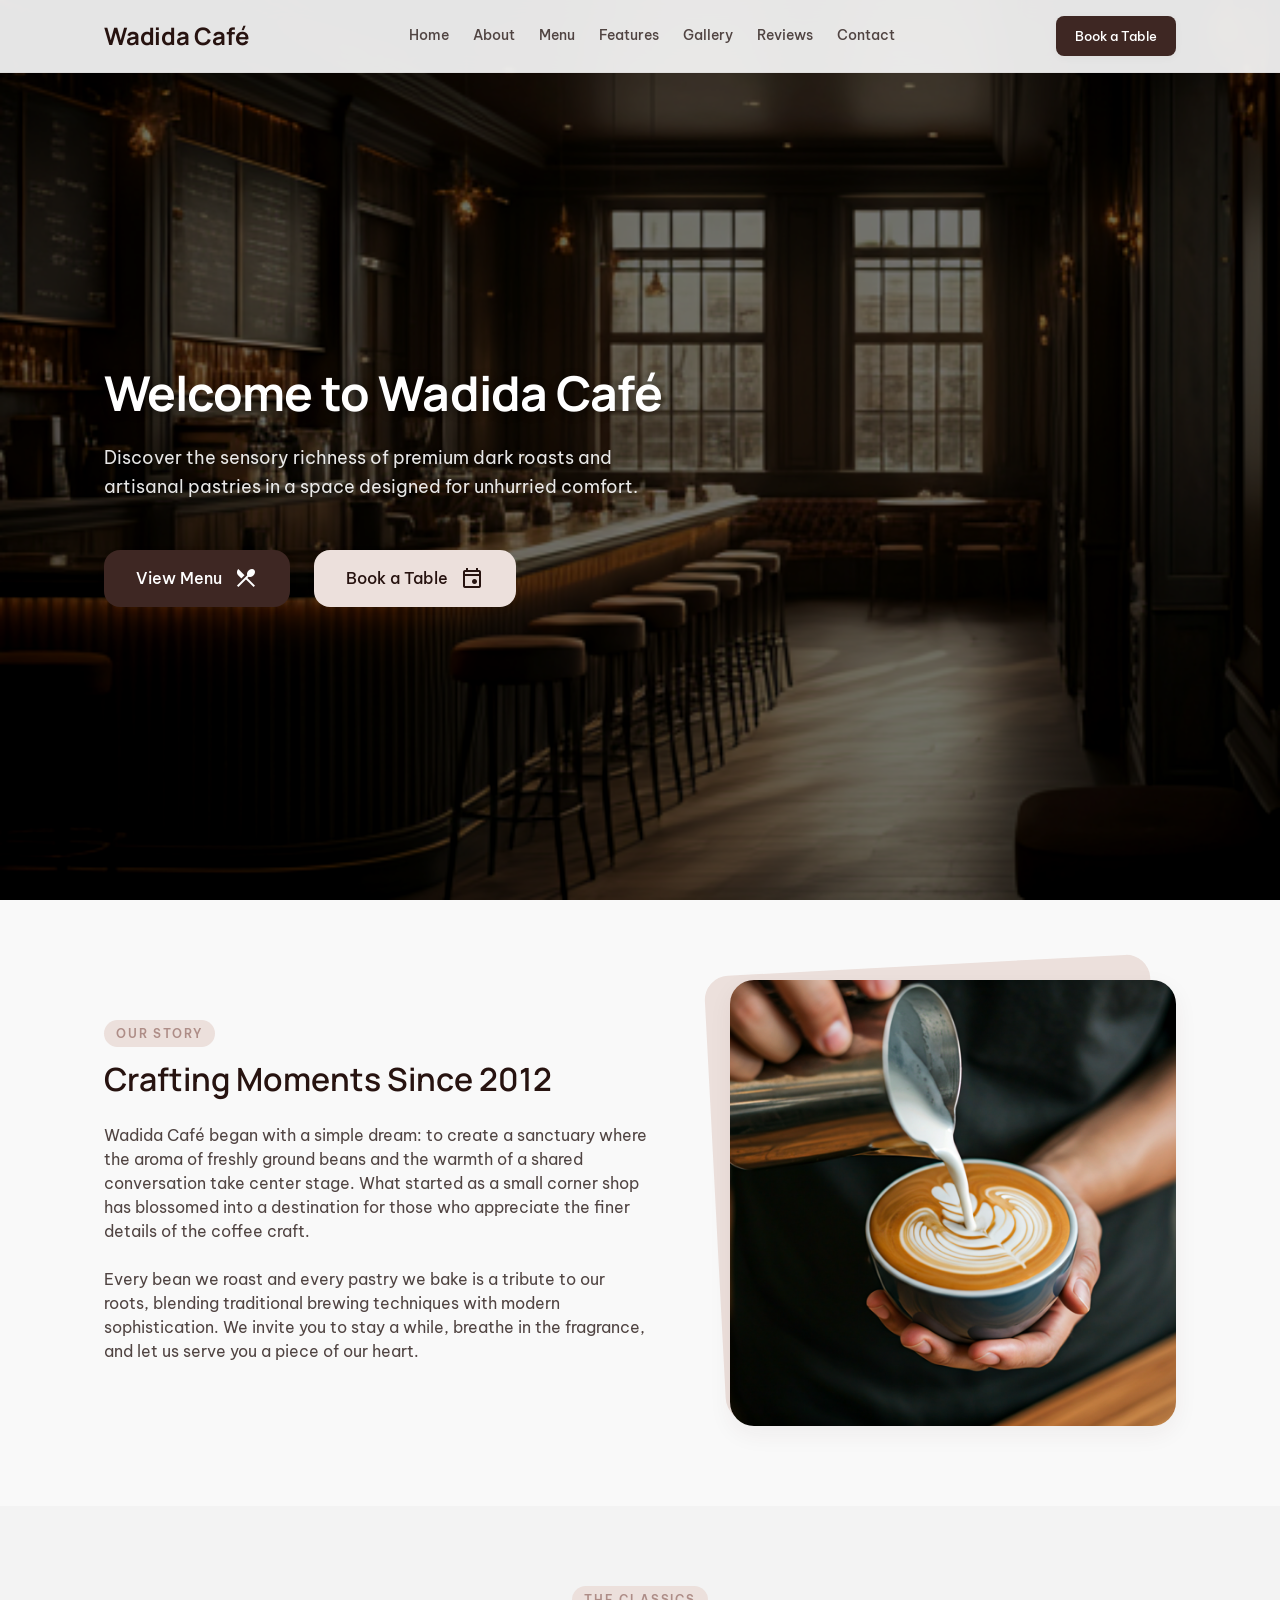
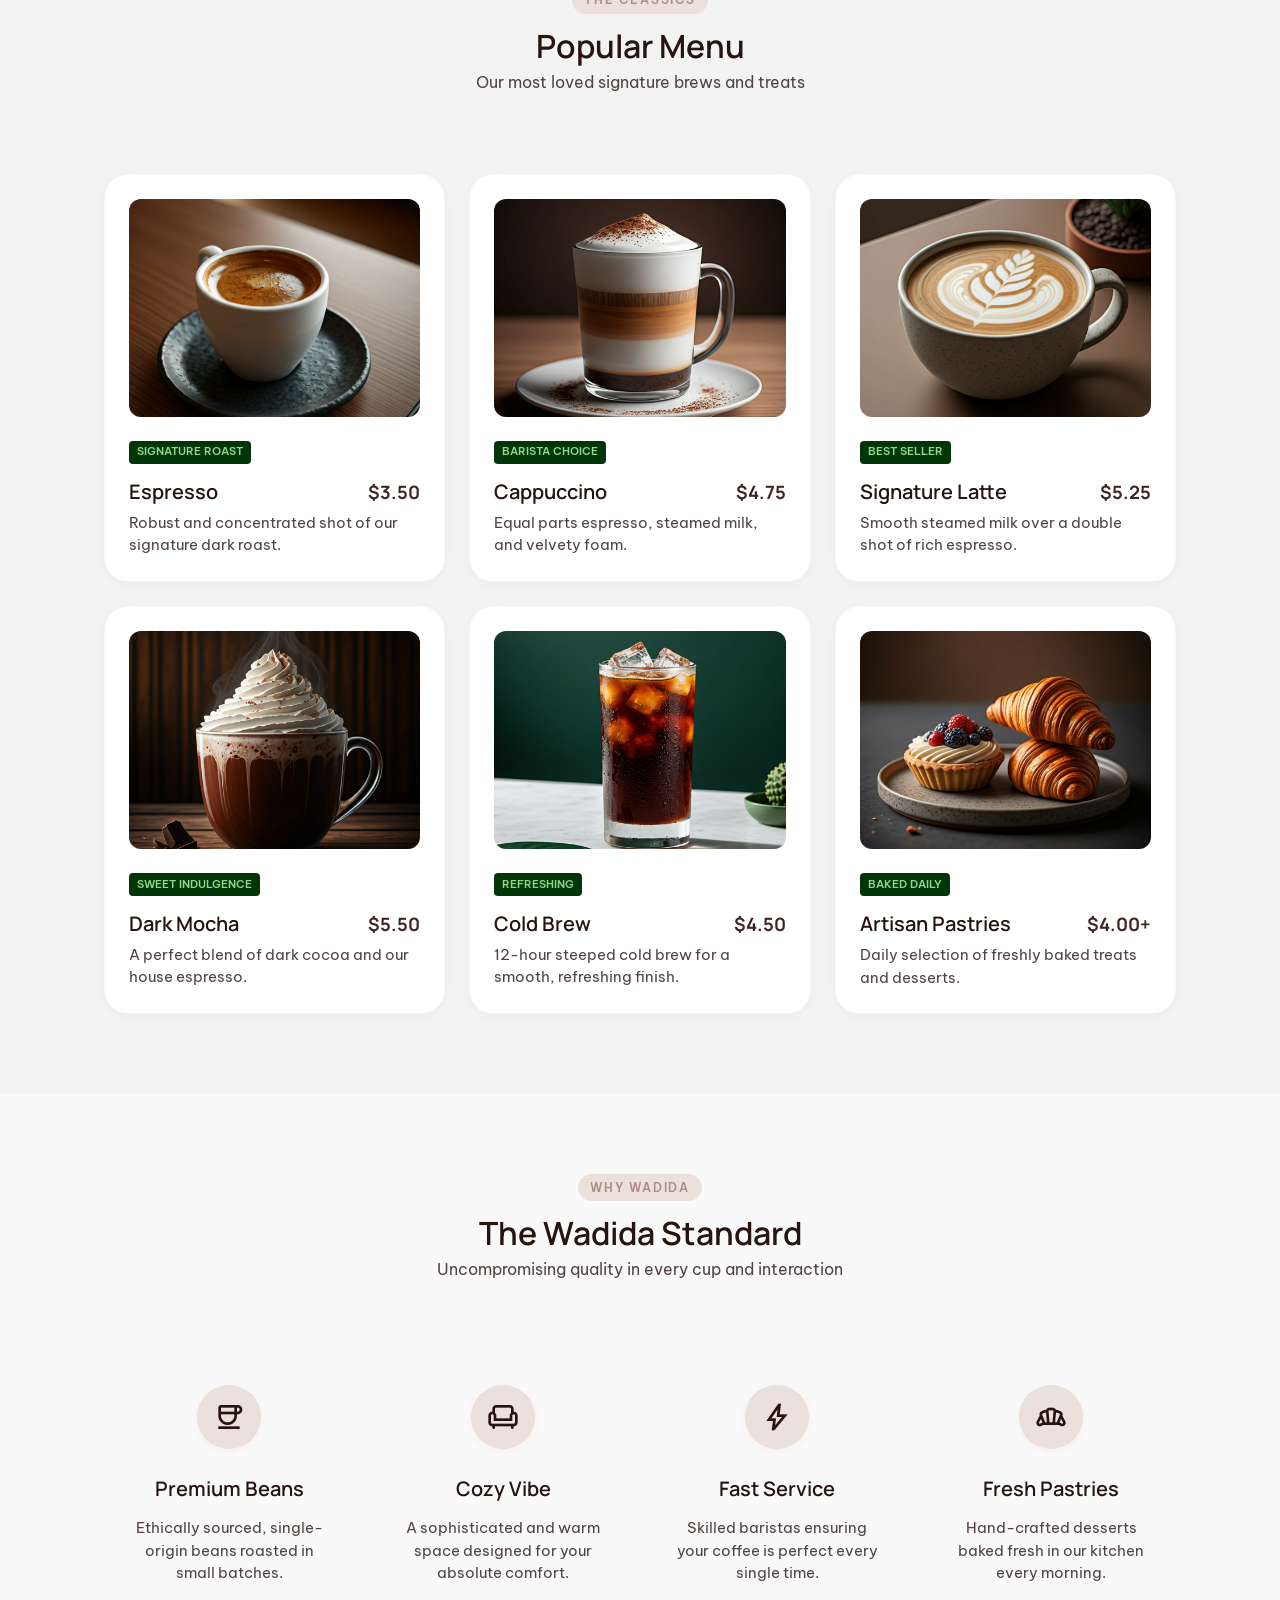
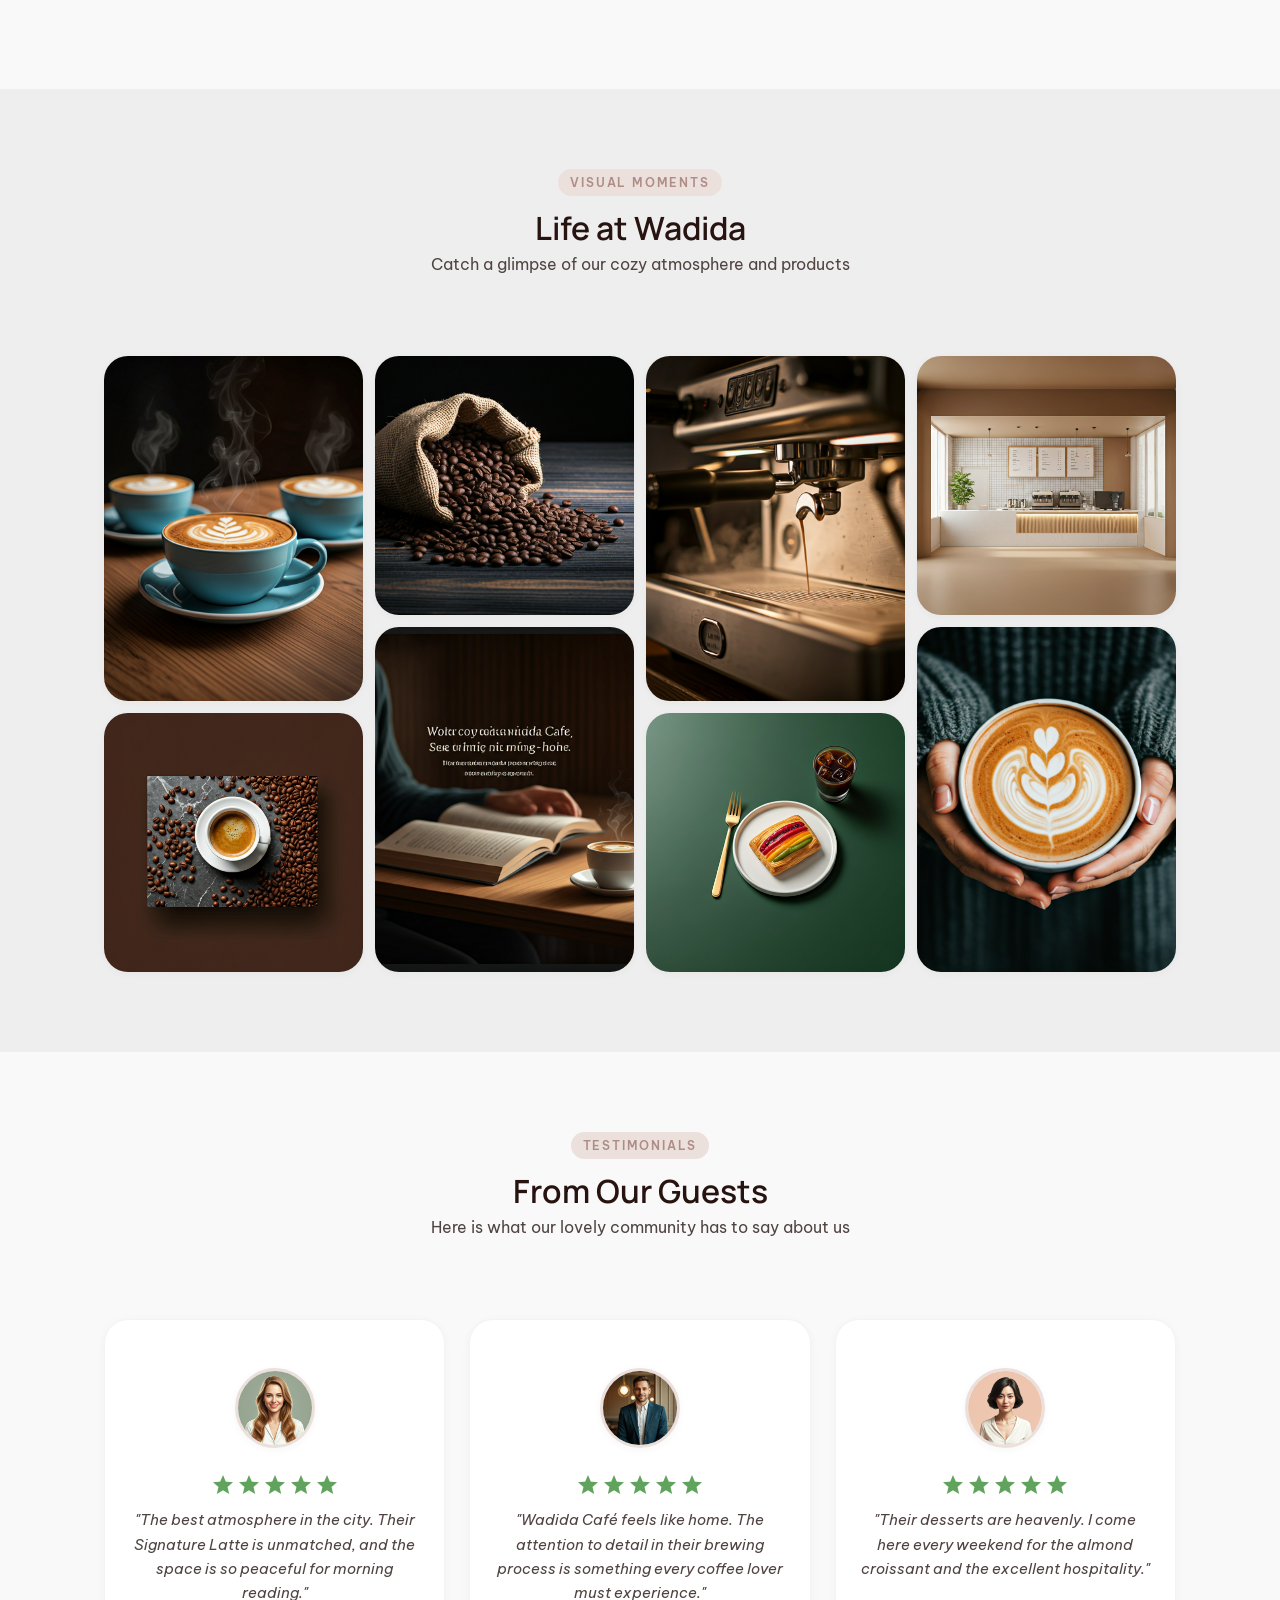
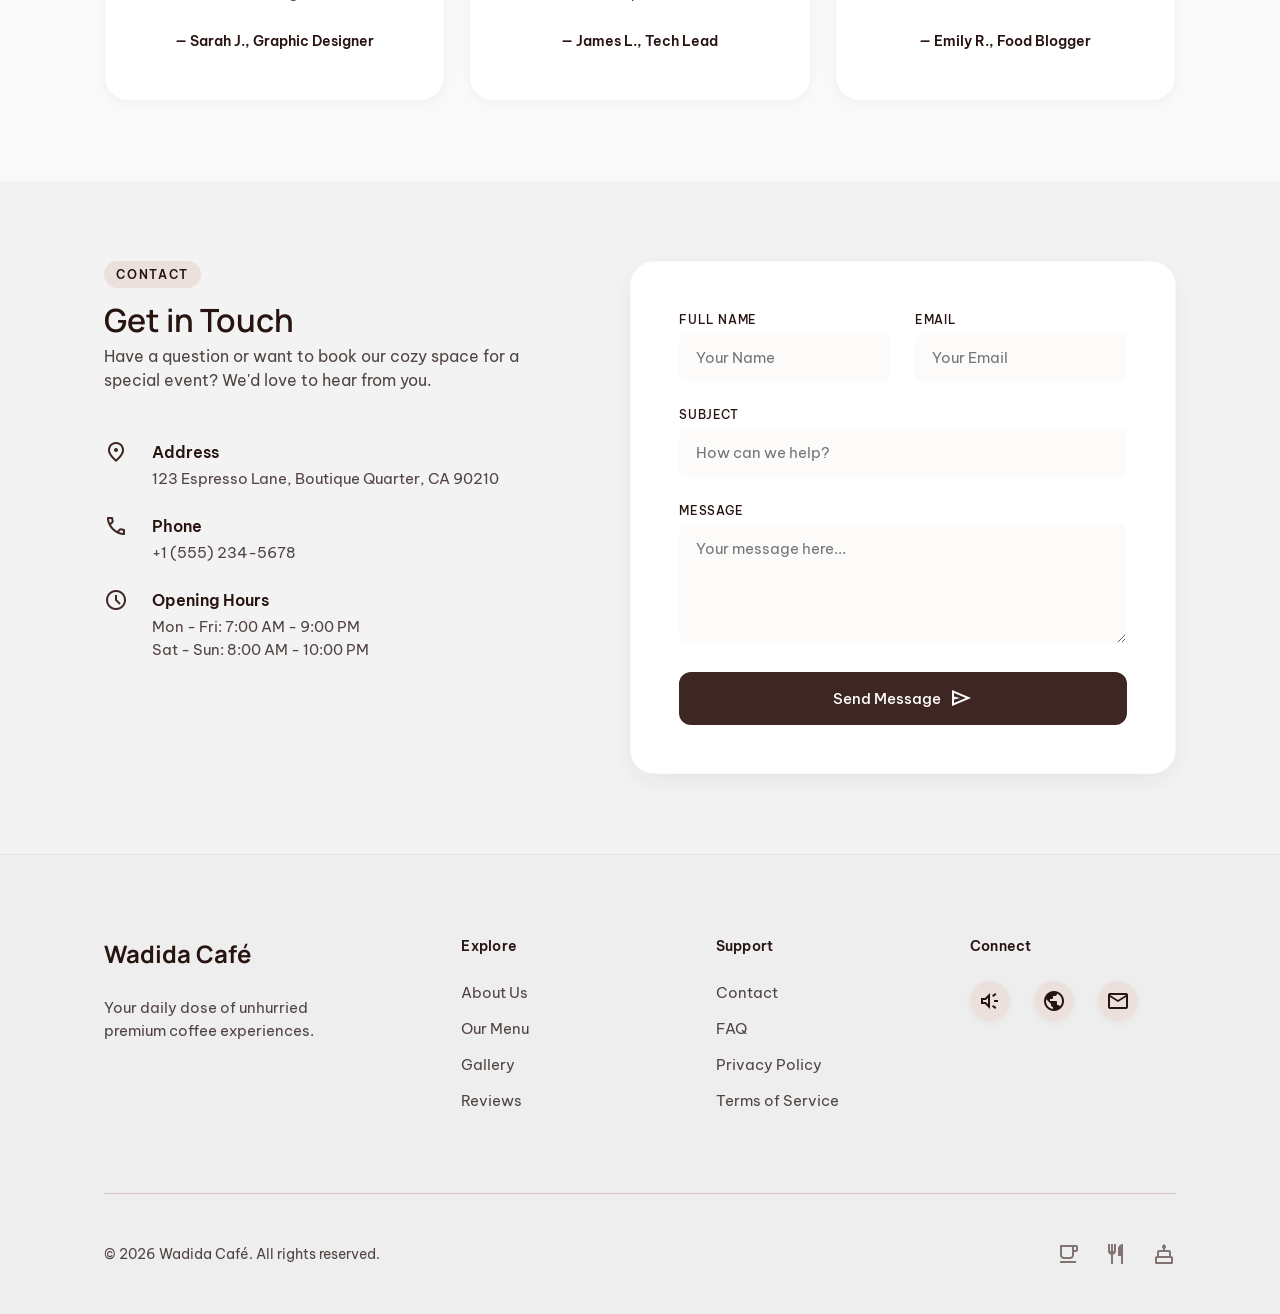
<file: index.html>
<!DOCTYPE html>
<html lang="en">
<head>
  <meta charset="utf-8">
  <meta name="viewport" content="width=device-width, initial-scale=1.0">
  <title>Wadida Café | Sophisticated Cozy Experience</title>
  <meta name="description" content="Discover the sensory richness of premium dark roasts and artisanal pastries at Wadida Café. A sophisticated cozy boutique experience.">
  <link rel="stylesheet" href="style.css">
</head>
<body>

  <!-- 1. Navigation Bar -->
  <header class="navbar-header">
    <div class="container">
      <nav class="navbar-nav">
        <a class="navbar-logo" href="#home" id="nav-logo">
          Wadida Café 
        </a>

        <!-- Checkbox hack for mobile menu toggle -->
        <input type="checkbox" id="menu-toggle" class="menu-toggle-checkbox">

        <!-- Hamburger Icon for Mobile -->
        <label for="menu-toggle" class="menu-toggle-label" id="btn-menu-open">
          <span class="material-symbols-outlined" style="font-size: 28px;">menu</span>
        </label>

        <!-- Navigation Links Container -->
        <div class="navbar-links" id="nav-links-menu">
          <!-- Close Icon for Mobile -->
          <label for="menu-toggle" class="menu-close-label" id="btn-menu-close">
            <span class="material-symbols-outlined" style="font-size: 28px;">close</span>
          </label>

          <!-- Label wrapping anchors allows closing the mobile menu on click by toggling the checkbox -->
          <a href="#home"><label for="menu-toggle">Home</label></a>
          <a href="#about"><label for="menu-toggle">About</label></a>
          <a href="#menu"><label for="menu-toggle">Menu</label></a>
          <a href="#why-choose-us"><label for="menu-toggle">Features</label></a>
          <a href="#gallery"><label for="menu-toggle">Gallery</label></a>
          <a href="#testimonials"><label for="menu-toggle">Reviews</label></a>
          <a href="#contact"><label for="menu-toggle">Contact</label></a>
          
          <a href="#contact" class="btn btn-primary btn-book-mobile" style="display: none;"><label for="menu-toggle">Book a Table</label></a>
        </div>

        <!-- Book a Table Desktop Button -->
        <div class="navbar-action">
          <a href="#contact" class="btn btn-primary btn-book">Book a Table</a>
        </div>
      </nav>
    </div>
  </header>

  <main>
    <!-- 2. Hero Section -->
    <section class="hero-section" id="home">
      <div class="hero-bg">
        <img alt="Wadida Café Interior" src="images/hero.jpg">
      </div>
      <div class="container hero-container">
        <div class="hero-content">
          <h1 class="display-lg hero-title">Welcome to Wadida Café</h1>
          <p class="body-lg hero-desc">
            Discover the sensory richness of premium dark roasts and artisanal pastries in a space designed for unhurried comfort.
          </p>
          <div class="hero-actions">
            <a href="#menu" class="btn btn-primary btn-large">
              View Menu <span class="material-symbols-outlined">restaurant_menu</span>
            </a>
            <a href="#contact" class="btn btn-secondary btn-large">
              Book a Table <span class="material-symbols-outlined">event</span>
            </a>
          </div>
        </div>
      </div>
    </section>

    <!-- 3. About Section -->
    <section class="about-section" id="about">
      <div class="container">
        <div class="about-grid">
          <div class="about-content">
            <span class="section-badge about-badge">Our Story</span>
            <h2 class="headline-lg about-title">Crafting Moments Since 2012</h2>
            <div class="body-md about-text">
              <p>Wadida Café began with a simple dream: to create a sanctuary where the aroma of freshly ground beans and the warmth of a shared conversation take center stage. What started as a small corner shop has blossomed into a destination for those who appreciate the finer details of the coffee craft.</p>
              <p>Every bean we roast and every pastry we bake is a tribute to our roots, blending traditional brewing techniques with modern sophistication. We invite you to stay a while, breathe in the fragrance, and let us serve you a piece of our heart.</p>
            </div>
          </div>
          <div class="about-image-wrapper order-mobile-first">
            <div class="about-image-backdrop"></div>
            <img alt="Barista pouring latte art at Wadida Café" class="about-image" src="images/about.jpg">
          </div>
        </div>
      </div>
    </section>

    <!-- 4. Popular Menu Section -->
    <section class="menu-section" id="menu">
      <div class="container">
        <div class="section-header">
          <span class="section-badge">The Classics</span>
          <h2 class="headline-lg section-title">Popular Menu</h2>
          <p class="body-md section-subtitle">Our most loved signature brews and treats</p>
        </div>
        <div class="menu-grid">
          
          <!-- Espresso -->
          <article class="menu-card">
            <div class="menu-image-container">
              <img alt="Perfect crema shot of Espresso" src="images/espresso.jpg">
            </div>
            <span class="menu-badge">Signature Roast</span>
            <div class="menu-meta">
              <h3 class="menu-item-title">Espresso</h3>
              <span class="menu-item-price">$3.50</span>
            </div>
            <p class="body-md menu-item-desc">Robust and concentrated shot of our signature dark roast.</p>
          </article>

          <!-- Cappuccino -->
          <article class="menu-card">
            <div class="menu-image-container">
              <img alt="Velvety Cappuccino cup" src="images/cappuccino.jpg">
            </div>
            <span class="menu-badge">Barista Choice</span>
            <div class="menu-meta">
              <h3 class="menu-item-title">Cappuccino</h3>
              <span class="menu-item-price">$4.75</span>
            </div>
            <p class="body-md menu-item-desc">Equal parts espresso, steamed milk, and velvety foam.</p>
          </article>

          <!-- Signature Latte -->
          <article class="menu-card">
            <div class="menu-image-container">
              <img alt="Signature Caffe Latte with leaf art" src="images/latte.jpg">
            </div>
            <span class="menu-badge">Best Seller</span>
            <div class="menu-meta">
              <h3 class="menu-item-title">Signature Latte</h3>
              <span class="menu-item-price">$5.25</span>
            </div>
            <p class="body-md menu-item-desc">Smooth steamed milk over a double shot of rich espresso.</p>
          </article>

          <!-- Dark Mocha -->
          <article class="menu-card">
            <div class="menu-image-container">
              <img alt="Decadent Dark Mocha coffee" src="images/mocha.jpg">
            </div>
            <span class="menu-badge">Sweet Indulgence</span>
            <div class="menu-meta">
              <h3 class="menu-item-title">Dark Mocha</h3>
              <span class="menu-item-price">$5.50</span>
            </div>
            <p class="body-md menu-item-desc">A perfect blend of dark cocoa and our house espresso.</p>
          </article>

          <!-- Cold Brew -->
          <article class="menu-card">
            <div class="menu-image-container">
              <img alt="12-hour steeped cold brew coffee" src="images/cold-brew.jpg">
            </div>
            <span class="menu-badge">Refreshing</span>
            <div class="menu-meta">
              <h3 class="menu-item-title">Cold Brew</h3>
              <span class="menu-item-price">$4.50</span>
            </div>
            <p class="body-md menu-item-desc">12-hour steeped cold brew for a smooth, refreshing finish.</p>
          </article>

          <!-- Artisan Pastries -->
          <article class="menu-card">
            <div class="menu-image-container">
              <img alt="Freshly baked artisan pastries" src="images/pastries.jpg">
            </div>
            <span class="menu-badge">Baked Daily</span>
            <div class="menu-meta">
              <h3 class="menu-item-title">Artisan Pastries</h3>
              <span class="menu-item-price">$4.00+</span>
            </div>
            <p class="body-md menu-item-desc">Daily selection of freshly baked treats and desserts.</p>
          </article>

        </div>
      </div>
    </section>

    <!-- 5. Why Choose Us -->
    <section class="why-section" id="why-choose-us">
      <div class="container">
        <div class="section-header">
          <span class="section-badge">Why Wadida</span>
          <h2 class="headline-lg section-title">The Wadida Standard</h2>
          <p class="body-md section-subtitle">Uncompromising quality in every cup and interaction</p>
        </div>
        <div class="why-grid">
          
          <!-- Premium Beans -->
          <div class="why-card">
            <div class="why-icon-container">
              <span class="material-symbols-outlined">coffee</span>
            </div>
            <h3 class="why-title">Premium Beans</h3>
            <p class="why-desc">Ethically sourced, single-origin beans roasted in small batches.</p>
          </div>

          <!-- Cozy Vibe -->
          <div class="why-card">
            <div class="why-icon-container">
              <span class="material-symbols-outlined">chair</span>
            </div>
            <h3 class="why-title">Cozy Vibe</h3>
            <p class="why-desc">A sophisticated and warm space designed for your absolute comfort.</p>
          </div>

          <!-- Fast Service -->
          <div class="why-card">
            <div class="why-icon-container">
              <span class="material-symbols-outlined">bolt</span>
            </div>
            <h3 class="why-title">Fast Service</h3>
            <p class="why-desc">Skilled baristas ensuring your coffee is perfect every single time.</p>
          </div>

          <!-- Fresh Pastries -->
          <div class="why-card">
            <div class="why-icon-container">
              <span class="material-symbols-outlined">bakery_dining</span>
            </div>
            <h3 class="why-title">Fresh Pastries</h3>
            <p class="why-desc">Hand-crafted desserts baked fresh in our kitchen every morning.</p>
          </div>

        </div>
      </div>
    </section>

    <!-- 6. Gallery -->
    <section class="gallery-section" id="gallery">
      <div class="container">
        <div class="section-header">
          <span class="section-badge">Visual Moments</span>
          <h2 class="headline-lg section-title">Life at Wadida</h2>
          <p class="body-md section-subtitle">Catch a glimpse of our cozy atmosphere and products</p>
        </div>
        <div class="gallery-grid">
          
          <div class="gallery-col">
            <div class="gallery-item aspect-portrait">
              <img alt="Three different cups of coffee showing latte art" src="images/gallery-1.jpg">
            </div>
            <div class="gallery-item aspect-square">
              <img alt="Espresso cup on marble surface with coffee beans" src="images/gallery-2.jpg">
            </div>
          </div>
          
          <div class="gallery-col">
            <div class="gallery-item aspect-square">
              <img alt="Coffee beans spilling out of a burlap sack" src="images/gallery-3.jpg">
            </div>
            <div class="gallery-item aspect-portrait">
              <img alt="Customer reading a book with steaming coffee" src="images/gallery-4.jpg">
            </div>
          </div>

          <div class="gallery-col">
            <div class="gallery-item aspect-portrait">
              <img alt="Modern espresso machine steaming wand closeup" src="images/gallery-5.jpg">
            </div>
            <div class="gallery-item aspect-square">
              <img alt="Fruit pastry on ceramic plate with cold brew" src="images/gallery-6.jpg">
            </div>
          </div>

          <div class="gallery-col">
            <div class="gallery-item aspect-square">
              <img alt="Minimalist Wadida café interior shot" src="images/gallery-7.jpg">
            </div>
            <div class="gallery-item aspect-portrait">
              <img alt="Hands holding a cappuccino cup with heart art" src="images/gallery-8.jpg">
            </div>
          </div>

        </div>
      </div>
    </section>

    <!-- 7. Testimonials -->
    <section class="testimonials-section" id="testimonials">
      <div class="container">
        <div class="section-header">
          <span class="section-badge">Testimonials</span>
          <h2 class="headline-lg section-title">From Our Guests</h2>
          <p class="body-md section-subtitle">Here is what our lovely community has to say about us</p>
        </div>
        <div class="testimonials-grid">
          
          <!-- Review 1 -->
          <div class="testimonial-card">
            <img alt="Portrait of Sarah J." class="testimonial-avatar" src="images/user-1.jpg">
            <div class="testimonial-rating">
              <span class="material-symbols-outlined star-filled">star</span>
              <span class="material-symbols-outlined star-filled">star</span>
              <span class="material-symbols-outlined star-filled">star</span>
              <span class="material-symbols-outlined star-filled">star</span>
              <span class="material-symbols-outlined star-filled">star</span>
            </div>
            <p class="testimonial-text">"The best atmosphere in the city. Their Signature Latte is unmatched, and the space is so peaceful for morning reading."</p>
            <h4 class="testimonial-author">— Sarah J., Graphic Designer</h4>
          </div>

          <!-- Review 2 -->
          <div class="testimonial-card">
            <img alt="Portrait of James L." class="testimonial-avatar" src="images/user-2.jpg">
            <div class="testimonial-rating">
              <span class="material-symbols-outlined star-filled">star</span>
              <span class="material-symbols-outlined star-filled">star</span>
              <span class="material-symbols-outlined star-filled">star</span>
              <span class="material-symbols-outlined star-filled">star</span>
              <span class="material-symbols-outlined star-filled">star</span>
            </div>
            <p class="testimonial-text">"Wadida Café feels like home. The attention to detail in their brewing process is something every coffee lover must experience."</p>
            <h4 class="testimonial-author">— James L., Tech Lead</h4>
          </div>

          <!-- Review 3 -->
          <div class="testimonial-card">
            <img alt="Portrait of Emily R." class="testimonial-avatar" src="images/user-3.jpg">
            <div class="testimonial-rating">
              <span class="material-symbols-outlined star-filled">star</span>
              <span class="material-symbols-outlined star-filled">star</span>
              <span class="material-symbols-outlined star-filled">star</span>
              <span class="material-symbols-outlined star-filled">star</span>
              <span class="material-symbols-outlined star-filled">star</span>
            </div>
            <p class="testimonial-text">"Their desserts are heavenly. I come here every weekend for the almond croissant and the excellent hospitality."</p>
            <h4 class="testimonial-author">— Emily R., Food Blogger</h4>
          </div>

        </div>
      </div>
    </section>

    <!-- 8. Contact Section -->
    <section class="contact-section" id="contact">
      <div class="container">
        <div class="contact-grid">
          
          <div class="contact-info">
            <div>
              <span class="section-badge" style="background-color: var(--secondary-container); color: var(--primary);">Contact</span>
              <h2 class="headline-lg contact-title">Get in Touch</h2>
              <p class="body-md contact-desc">Have a question or want to book our cozy space for a special event? We'd love to hear from you.</p>
            </div>
            
            <div class="contact-info-list">
              <!-- Address -->
              <div class="contact-info-item">
                <span class="material-symbols-outlined contact-info-icon">location_on</span>
                <div>
                  <h4 class="contact-info-title">Address</h4>
                  <p class="contact-info-desc">123 Espresso Lane, Boutique Quarter, CA 90210</p>
                </div>
              </div>
              
              <!-- Phone -->
              <div class="contact-info-item">
                <span class="material-symbols-outlined contact-info-icon">call</span>
                <div>
                  <h4 class="contact-info-title">Phone</h4>
                  <p class="contact-info-desc">+1 (555) 234-5678</p>
                </div>
              </div>
              
              <!-- Hours -->
              <div class="contact-info-item">
                <span class="material-symbols-outlined contact-info-icon">schedule</span>
                <div>
                  <h4 class="contact-info-title">Opening Hours</h4>
                  <p class="contact-info-desc">
                    Mon - Fri: 7:00 AM - 9:00 PM<br>
                    Sat - Sun: 8:00 AM - 10:00 PM
                  </p>
                </div>
              </div>
            </div>
          </div>
          
          <div class="contact-form-wrapper">
            <form action="#" method="POST" class="contact-form">
              <div class="form-row-2">
                <div class="form-group">
                  <label class="form-label" for="full-name">Full Name</label>
                  <input class="form-control" type="text" id="full-name" placeholder="Your Name" required>
                </div>
                <div class="form-group">
                  <label class="form-label" for="email">Email</label>
                  <input class="form-control" type="email" id="email" placeholder="Your Email" required>
                </div>
              </div>
              <div class="form-group">
                <label class="form-label" for="subject">Subject</label>
                <input class="form-control" type="text" id="subject" placeholder="How can we help?" required>
              </div>
              <div class="form-group">
                <label class="form-label" for="message">Message</label>
                <textarea class="form-control" id="message" placeholder="Your message here..." required></textarea>
              </div>
              <button class="btn btn-submit" type="submit" id="btn-submit-contact">
                Send Message <span class="material-symbols-outlined">send</span>
              </button>
            </form>
          </div>

        </div>
      </div>
    </section>
  </main>

  <!-- 9. Footer -->
  <footer class="footer">
    <div class="container">
      
      <div class="footer-top">
        <div class="footer-brand">
          <a href="#home" class="footer-logo">Wadida Café</a>
          <p class="body-md footer-desc">Your daily dose of unhurried premium coffee experiences.</p>
        </div>
        
        <div class="footer-col">
          <h4 class="footer-col-title">Explore</h4>
          <div class="footer-links">
            <a href="#about">About Us</a>
            <a href="#menu">Our Menu</a>
            <a href="#gallery">Gallery</a>
            <a href="#testimonials">Reviews</a>
          </div>
        </div>

        <div class="footer-col">
          <h4 class="footer-col-title">Support</h4>
          <div class="footer-links">
            <a href="#contact">Contact</a>
            <a href="#">FAQ</a>
            <a href="#">Privacy Policy</a>
            <a href="#">Terms of Service</a>
          </div>
        </div>

        <div class="footer-col">
          <h4 class="footer-col-title">Connect</h4>
          <div class="footer-socials">
            <a class="footer-social-link" href="#" aria-label="Brand page">
              <span class="material-symbols-outlined">brand_awareness</span>
            </a>
            <a class="footer-social-link" href="#" aria-label="Website">
              <span class="material-symbols-outlined">public</span>
            </a>
            <a class="footer-social-link" href="#" aria-label="Email support">
              <span class="material-symbols-outlined">mail</span>
            </a>
          </div>
        </div>
      </div>

      <div class="footer-bottom">
        <p class="footer-copyright">© 2026 Wadida Café. All rights reserved.</p>
        <div class="footer-badges">
          <span class="material-symbols-outlined" title="Coffee shop">local_cafe</span>
          <span class="material-symbols-outlined" title="Restaurant">restaurant</span>
          <span class="material-symbols-outlined" title="Baked goods">cake</span>
        </div>
      </div>

    </div>
  </footer>

</body>
</html>
</file>
<file: style.css>
/* --- Fonts & Base Setup --- */
@import url('https://fonts.googleapis.com/css2?family=Be+Vietnam+Pro:wght@300;400;500;600&family=Manrope:wght@500;600;700;800&display=swap');
@import url('https://fonts.googleapis.com/css2?family=Material+Symbols+Outlined:wght,FILL@100..700,0..1&display=swap');

:root {
  /* Colors */
  --primary: #271310;                /* Coffee Bean */
  --on-primary: #ffffff;
  --primary-container: #3e2723;      /* Deep Brown */
  --on-primary-container: #ae8d87;   /* Milk Brown Accent */
  
  --secondary: #655d5a;
  --on-secondary: #ffffff;
  --secondary-container: #ece0dc;    /* Steamed Milk */
  --on-secondary-container: #6b6360;
  
  --tertiary: #001d03;               /* Forest Green */
  --on-tertiary: #ffffff;
  --tertiary-container: #003508;
  --on-tertiary-container: #60a35c;
  --tertiary-fixed-dim: #91d78a;     /* Accent Green Light */
  
  --background: #f9f9f9;             /* Porcelain */
  --on-background: #1a1c1c;
  
  --surface: #f9f9f9;
  --surface-dim: #dadada;
  --surface-bright: #f9f9f9;
  --surface-container-lowest: #ffffff;
  --surface-container-low: #f3f3f3;
  --surface-container: #eeeeee;
  --surface-container-high: #e8e8e8;
  --surface-container-highest: #e2e2e2;
  --on-surface: #1a1c1c;
  --on-surface-variant: #504442;
  
  --outline: #827472;
  --outline-variant: #d3c3c0;
  --surface-tint: #745853;
  
  /* Typography Families */
  --font-headline: 'Manrope', sans-serif;
  --font-body: 'Be Vietnam Pro', sans-serif;
  
  /* Border Radius */
  --rounded-sm: 0.25rem;
  --rounded-default: 0.5rem;
  --rounded-md: 0.75rem;
  --rounded-lg: 1rem;
  --rounded-xl: 1.5rem;
  --rounded-full: 9999px;
  
  /* Spacing */
  --space-base: 8px;
  --space-xs: 4px;
  --space-sm: 12px;
  --space-md: 24px;
  --space-lg: 48px;
  --space-xl: 80px;
  --margin-mobile: 16px;
  --margin-desktop: 64px;
  --gutter: 24px;
  
  /* Shadows with Warm Coffee Tint */
  --shadow-sm: 0 2px 8px rgba(62, 39, 35, 0.04);
  --shadow-md: 0 8px 24px rgba(62, 39, 35, 0.06);
  --shadow-lg: 0 16px 40px rgba(62, 39, 35, 0.1);
  --shadow-premium: 0 4px 20px rgba(0, 0, 0, 0.3);
}

/* --- CSS Resets --- */
*, *::before, *::after {
  box-sizing: border-box;
  margin: 0;
  padding: 0;
}

html {
  scroll-behavior: smooth;
  font-size: 16px;
}

body {
  font-family: var(--font-body);
  background-color: #f9f9f9;
  color: #1a1c1c;
  line-height: 1.6;
  overflow-x: hidden;
  -webkit-font-smoothing: antialiased;
}

a {
  text-decoration: none;
  color: inherit;
  transition: all 0.3s ease;
}

button, input, textarea {
  font-family: inherit;
  font-size: inherit;
}

img {
  max-width: 100%;
  display: block;
  height: auto;
}

/* Material Symbols Integration */
.material-symbols-outlined {
  font-variation-settings: 'FILL' 0, 'wght' 400, 'GRAD' 0, 'opsz' 24;
  vertical-align: middle;
  display: inline-block;
}

.star-filled {
  font-variation-settings: 'FILL' 1, 'wght' 400, 'GRAD' 0, 'opsz' 24;
  color: #60a35c;
}

/* --- Container Classes --- */
.container {
  width: 100%;
  max-width: 1200px;
  margin: 0 auto;
  padding-left: var(--margin-desktop);
  padding-right: var(--margin-desktop);
}

@media (max-width: 768px) {
  .container {
    padding-left: var(--margin-mobile);
    padding-right: var(--margin-mobile);
  }
}

/* --- Buttons & Links --- */
.btn {
  display: inline-flex;
  align-items: center;
  justify-content: center;
  gap: var(--space-sm);
  padding: 0.75rem 1.5rem;
  border-radius: var(--rounded-default);
  font-family: var(--font-body);
  font-weight: 500;
  font-size: 0.875rem;
  cursor: pointer;
  transition: all 0.3s cubic-bezier(0.4, 0, 0.2, 1);
  border: none;
}

.btn-primary {
  background-color: #3e2723;
  color: #ffffff;
  box-shadow: var(--shadow-sm);
}

.btn-primary:hover {
  background-color: #271310;
  transform: translateY(-2px);
  box-shadow: var(--shadow-md);
}

.btn-primary:active {
  transform: scale(0.97);
}

.btn-secondary {
  background-color: #ece0dc;
  color: #271310;
  box-shadow: var(--shadow-sm);
}

.btn-secondary:hover {
  background-color: #d3c3c0;
  transform: translateY(-2px);
  box-shadow: var(--shadow-md);
}

.btn-secondary:active {
  transform: scale(0.97);
}

.btn-large {
  padding: 1rem 2rem;
  border-radius: var(--rounded-lg);
  font-size: 1rem;
}

/* --- Typography Helper Classes --- */
.display-lg {
  font-family: var(--font-headline);
  font-size: 3rem;
  font-weight: 700;
  line-height: 1.15;
  letter-spacing: -0.02em;
}

.headline-lg {
  font-family: var(--font-headline);
  font-size: 2rem;
  font-weight: 600;
  line-height: 1.25;
}

.headline-md {
  font-family: var(--font-headline);
  font-size: 1.5rem;
  font-weight: 600;
  line-height: 1.35;
}

.body-lg {
  font-family: var(--font-body);
  font-size: 1.125rem;
  font-weight: 400;
  line-height: 1.6;
}

.body-md {
  font-family: var(--font-body);
  font-size: 1rem;
  font-weight: 400;
  line-height: 1.5;
}

.label-md {
  font-family: var(--font-body);
  font-size: 0.875rem;
  font-weight: 500;
  line-height: 1.4;
  letter-spacing: 0.01em;
}

.label-sm {
  font-family: var(--font-body);
  font-size: 0.75rem;
  font-weight: 600;
  line-height: 1.3;
  letter-spacing: 0.05em;
  text-transform: uppercase;
}

@media (max-width: 768px) {
  .display-lg {
    font-size: 2.25rem;
    line-height: 1.25;
  }
  .headline-lg {
    font-size: 1.75rem;
  }
}

/* --- Section Headings --- */
.section-header {
  text-align: center;
  margin-bottom: var(--space-xl);
}

.section-badge {
  display: inline-block;
  color: #ae8d87;
  font-family: var(--font-body);
  font-size: 0.75rem;
  font-weight: 600;
  letter-spacing: 0.15em;
  text-transform: uppercase;
  margin-bottom: var(--space-sm);
  background-color: #ece0dc;
  padding: 0.25rem 0.75rem;
  border-radius: var(--rounded-full);
}

.section-title {
  font-family: var(--font-headline);
  color: #271310;
  margin-bottom: var(--space-xs);
}

.section-subtitle {
  color: #504442;
  max-width: 500px;
  margin: var(--space-xs) auto 0;
}

/* --- 1. Navbar --- */
.navbar-header {
  position: fixed;
  top: 0;
  left: 0;
  width: 100%;
  z-index: 1000;
  background-color: rgba(249, 249, 249, 0.92);
  backdrop-filter: blur(12px);
  -webkit-backdrop-filter: blur(12px);
  border-bottom: 1px solid rgba(130, 116, 114, 0.08);
  box-shadow: 0 1px 3px rgba(62, 39, 35, 0.02);
}

.navbar-nav {
  display: flex;
  justify-content: space-between;
  align-items: center;
  height: 72px;
}

.navbar-logo {
  font-family: var(--font-headline);
  font-size: 1.5rem;
  font-weight: 700;
  color: #271310;
  letter-spacing: -0.01em;
  display: flex;
  align-items: center;
  gap: var(--space-xs);
}

.navbar-logo-arabic {
  font-size: 1rem;
  font-weight: 400;
  opacity: 0.7;
}

.navbar-links {
  display: flex;
  align-items: center;
  gap: var(--space-md);
}

.navbar-links a {
  font-family: var(--font-body);
  font-weight: 500;
  font-size: 0.875rem;
  color: #504442;
  padding: 0.25rem 0;
  border-bottom: 2px solid transparent;
}

.navbar-links a:hover {
  color: #271310;
}

/* Active Page Indication Styling via hash updates */
.navbar-links a:active,
.navbar-links a.active {
  color: #271310;
  border-bottom-color: #271310;
}

.navbar-action .btn-book {
  background-color: #3e2723;
  color: #ffffff;
  font-size: 0.8125rem;
  padding: 0.6rem 1.2rem;
  border-radius: var(--rounded-default);
}

.navbar-action .btn-book:hover {
  background-color: #271310;
}

/* Mobile Toggle Elements */
.menu-toggle-checkbox {
  display: none;
}

.menu-toggle-label,
.menu-close-label {
  display: none;
  cursor: pointer;
  color: #271310;
  padding: 8px;
}

/* --- 2. Hero Section --- */
.hero-section {
  position: relative;
  min-height: 100vh;
  display: flex;
  align-items: center;
  padding-top: 72px;
  background-color: #3e2723;
  color: #ffffff;
  overflow: hidden;
}

.hero-bg {
  position: absolute;
  top: 0;
  left: 0;
  width: 100%;
  height: 100%;
  z-index: 1;
}

.hero-bg img {
  width: 100%;
  height: 100%;
  object-fit: cover;
  filter: brightness(0.45) contrast(1.05);
}

.hero-container {
  position: relative;
  z-index: 2;
  width: 100%;
}

.hero-content {
  max-width: 650px;
}

.hero-title {
  color: #ffffff;
  margin-bottom: var(--space-md);
  text-shadow: 0 2px 10px rgba(0, 0, 0, 0.4);
}

.hero-desc {
  color: rgba(255, 255, 255, 0.9);
  margin-bottom: var(--space-lg);
  max-width: 540px;
  text-shadow: 0 1px 4px rgba(0, 0, 0, 0.3);
}

.hero-actions {
  display: flex;
  flex-wrap: wrap;
  gap: var(--space-md);
}

/* --- 3. About Section --- */
.about-section {
  padding: var(--space-xl) 0;
}

.about-grid {
  display: grid;
  grid-template-columns: 1.1fr 0.9fr;
  gap: var(--space-xl);
  align-items: center;
}

.about-content {
  display: flex;
  flex-direction: column;
}

.about-badge {
  align-self: flex-start;
}

.about-title {
  margin-bottom: var(--space-md);
  color: #271310;
}

.about-text {
  color: #504442;
  margin-bottom: var(--space-md);
}

.about-text p {
  margin-bottom: var(--space-md);
}

.about-text p:last-child {
  margin-bottom: 0;
}

.about-image-wrapper {
  position: relative;
  display: flex;
  justify-content: center;
  align-items: center;
}

/* Rotated backdrop block */
.about-image-backdrop {
  position: absolute;
  top: -15px;
  left: -15px;
  right: 15px;
  bottom: 15px;
  background-color: #ece0dc;
  border-radius: var(--rounded-xl);
  z-index: 1;
  transform: rotate(-3deg);
  transition: transform 0.4s ease;
}

.about-image-wrapper:hover .about-image-backdrop {
  transform: rotate(0deg);
}

.about-image {
  position: relative;
  z-index: 2;
  border-radius: var(--rounded-xl);
  box-shadow: var(--shadow-md);
  width: 100%;
  aspect-ratio: 1 / 1;
  object-fit: cover;
}

/* --- 4. Popular Menu Section --- */
.menu-section {
  padding: var(--space-xl) 0;
  background-color: #f3f3f3;
}

.menu-grid {
  display: grid;
  grid-template-columns: repeat(3, 1fr);
  gap: var(--space-md);
}

.menu-card {
  background-color: #ffffff;
  border-radius: var(--rounded-xl);
  padding: var(--space-md);
  box-shadow: var(--shadow-sm);
  border: 1px solid rgba(130, 116, 114, 0.05);
  transition: all 0.35s cubic-bezier(0.4, 0, 0.2, 1);
  display: flex;
  flex-direction: column;
}

.menu-card:hover {
  transform: translateY(-8px);
  box-shadow: var(--shadow-lg);
  border-color: rgba(130, 116, 114, 0.15);
}

.menu-image-container {
  border-radius: var(--rounded-md);
  overflow: hidden;
  aspect-ratio: 4 / 3;
  margin-bottom: var(--space-md);
}

.menu-card img {
  width: 100%;
  height: 100%;
  object-fit: cover;
  transition: transform 0.6s cubic-bezier(0.4, 0, 0.2, 1);
}

.menu-card:hover img {
  transform: scale(1.08);
}

.menu-meta {
  display: flex;
  justify-content: space-between;
  align-items: baseline;
  margin-bottom: var(--space-xs);
}

.menu-item-title {
  font-family: var(--font-headline);
  color: #271310;
  font-size: 1.25rem;
  font-weight: 600;
}

.menu-item-price {
  font-family: var(--font-headline);
  color: #3e2723;
  font-weight: 700;
  font-size: 1.15rem;
}

.menu-item-desc {
  color: #504442;
  font-size: 0.9375rem;
}

/* Green Badge for items */
.menu-badge {
  display: inline-block;
  background-color: #003508;
  color: #91d78a;
  font-size: 0.7rem;
  font-weight: 600;
  text-transform: uppercase;
  padding: 0.15rem 0.5rem;
  border-radius: var(--rounded-sm);
  margin-bottom: var(--space-sm);
  align-self: flex-start;
}

/* --- 5. Why Choose Us Section --- */
.why-section {
  padding: var(--space-xl) 0;
}

.why-grid {
  display: grid;
  grid-template-columns: repeat(4, 1fr);
  gap: var(--space-md);
}

.why-card {
  text-align: center;
  padding: var(--space-md);
  display: flex;
  flex-direction: column;
  align-items: center;
}

.why-icon-container {
  width: 64px;
  height: 64px;
  border-radius: var(--rounded-full);
  background-color: #ece0dc;
  color: #271310;
  display: flex;
  align-items: center;
  justify-content: center;
  margin-bottom: var(--space-md);
  box-shadow: var(--shadow-sm);
  transition: transform 0.4s ease, background-color 0.4s ease;
}

.why-card:hover .why-icon-container {
  transform: rotate(15deg) scale(1.05);
  background-color: #3e2723;
  color: #ffffff;
}

.why-icon-container span {
  font-size: 32px;
}

.why-title {
  font-family: var(--font-headline);
  color: #271310;
  margin-bottom: var(--space-sm);
  font-weight: 600;
  font-size: 1.25rem;
}

.why-desc {
  color: #504442;
  font-size: 0.9375rem;
  line-height: 1.5;
}

/* --- 6. Gallery Section --- */
.gallery-section {
  padding: var(--space-xl) 0;
  background-color: #eeeeee;
}

.gallery-grid {
  display: grid;
  grid-template-columns: repeat(4, 1fr);
  gap: var(--space-sm);
}

.gallery-col {
  display: flex;
  flex-direction: column;
  gap: var(--space-sm);
}

.gallery-item {
  border-radius: var(--rounded-xl);
  overflow: hidden;
  box-shadow: var(--shadow-sm);
  transition: transform 0.4s cubic-bezier(0.4, 0, 0.2, 1);
  position: relative;
}

.gallery-item img {
  width: 100%;
  height: 100%;
  object-fit: cover;
  transition: filter 0.4s ease, transform 0.4s ease;
}

.gallery-item.aspect-portrait {
  aspect-ratio: 3 / 4;
}

.gallery-item.aspect-square {
  aspect-ratio: 1 / 1;
}

.gallery-item:hover {
  transform: scale(1.03);
  box-shadow: var(--shadow-md);
  z-index: 5;
}

.gallery-item:hover img {
  filter: brightness(0.9);
}

/* --- 7. Testimonials Section --- */
.testimonials-section {
  padding: var(--space-xl) 0;
}

.testimonials-grid {
  display: grid;
  grid-template-columns: repeat(3, 1fr);
  gap: var(--space-md);
}

.testimonial-card {
  background-color: #ffffff;
  border: 1px solid rgba(130, 116, 114, 0.08);
  border-radius: var(--rounded-xl);
  padding: var(--space-lg) var(--space-md);
  text-align: center;
  box-shadow: var(--shadow-sm);
  display: flex;
  flex-direction: column;
  align-items: center;
  transition: all 0.3s ease;
}

.testimonial-card:hover {
  border-color: #d3c3c0;
  transform: translateY(-4px);
  box-shadow: var(--shadow-md);
}

.testimonial-avatar {
  width: 80px;
  height: 80px;
  border-radius: var(--rounded-full);
  object-fit: cover;
  margin-bottom: var(--space-md);
  box-shadow: var(--shadow-sm);
  border: 3px solid #ece0dc;
}

.testimonial-rating {
  margin-bottom: var(--space-sm);
  display: flex;
  gap: 2px;
}

.testimonial-text {
  font-style: italic;
  color: #504442;
  font-size: 0.95rem;
  margin-bottom: var(--space-md);
  line-height: 1.6;
  flex-grow: 1;
}

.testimonial-author {
  font-family: var(--font-body);
  color: #271310;
  font-weight: 600;
  font-size: 0.875rem;
}

/* --- 8. Contact Section --- */
.contact-section {
  padding: var(--space-xl) 0;
  background-color: #f3f3f3;
}

.contact-grid {
  display: grid;
  grid-template-columns: 0.9fr 1.1fr;
  gap: var(--space-xl);
  align-items: start;
}

.contact-info {
  display: flex;
  flex-direction: column;
  gap: var(--space-lg);
}

.contact-title {
  color: #271310;
  margin-bottom: var(--space-xs);
}

.contact-desc {
  color: #504442;
}

.contact-info-list {
  display: flex;
  flex-direction: column;
  gap: var(--space-md);
}

.contact-info-item {
  display: flex;
  gap: var(--space-md);
  align-items: flex-start;
}

.contact-info-icon {
  color: #3e2723;
  font-size: 24px;
}

.contact-info-title {
  font-weight: 600;
  color: #271310;
  font-size: 1rem;
  margin-bottom: 2px;
}

.contact-info-desc {
  color: #504442;
  font-size: 0.9375rem;
  line-height: 1.5;
}

.contact-form-wrapper {
  background-color: #ffffff;
  padding: var(--space-lg);
  border-radius: var(--rounded-xl);
  box-shadow: var(--shadow-md);
  border: 1px solid rgba(130, 116, 114, 0.05);
}

.contact-form {
  display: flex;
  flex-direction: column;
  gap: var(--space-md);
}

.form-row-2 {
  display: grid;
  grid-template-columns: 1fr 1fr;
  gap: var(--space-md);
}

.form-group {
  display: flex;
  flex-direction: column;
  gap: var(--space-xs);
}

.form-label {
  font-family: var(--font-body);
  font-weight: 500;
  color: #271310;
  font-size: 0.75rem;
  letter-spacing: 0.05em;
  text-transform: uppercase;
}

.form-control {
  background-color: rgba(236, 224, 220, 0.15); /* Recessed effect */
  border: 1px solid transparent;
  border-radius: var(--rounded-default);
  padding: 0.85rem 1rem;
  color: #1a1c1c;
  font-family: var(--font-body);
  font-size: 0.9375rem;
  width: 100%;
  transition: all 0.3s ease;
  outline: none;
}

.form-control:focus {
  background-color: #ffffff;
  border-color: #271310;
  box-shadow: 0 0 0 3px rgba(62, 39, 35, 0.08);
}

textarea.form-control {
  resize: vertical;
  min-height: 120px;
}

.btn-submit {
  width: 100%;
  background-color: #3e2723;
  color: #ffffff;
  font-size: 0.9375rem;
  padding: 0.9rem;
  border-radius: var(--rounded-md);
  margin-top: var(--space-xs);
  display: inline-flex;
  justify-content: center;
  align-items: center;
  gap: 8px;
}

.btn-submit:hover {
  background-color: #271310;
}

/* --- 9. Footer --- */
.footer {
  background-color: #eeeeee;
  padding: var(--space-xl) 0 var(--space-lg);
  border-top: 1px solid rgba(130, 116, 114, 0.08);
}

.footer-top {
  display: grid;
  grid-template-columns: 1.5fr repeat(3, 1fr);
  gap: var(--space-lg);
  margin-bottom: var(--space-xl);
}

.footer-brand {
  display: flex;
  flex-direction: column;
  gap: var(--space-md);
}

.footer-logo {
  font-family: var(--font-headline);
  font-size: 1.5rem;
  font-weight: 700;
  color: #271310;
}

.footer-desc {
  color: #504442;
  font-size: 0.9375rem;
  max-width: 250px;
}

.footer-col {
  display: flex;
  flex-direction: column;
  gap: var(--space-md);
}

.footer-col-title {
  font-family: var(--font-body);
  font-weight: 600;
  color: #271310;
  font-size: 0.875rem;
  letter-spacing: 0.02em;
}

.footer-links {
  display: flex;
  flex-direction: column;
  gap: var(--space-sm);
}

.footer-links a {
  color: #504442;
  font-size: 0.9375rem;
}

.footer-links a:hover {
  color: #271310;
  padding-left: 2px;
}

.footer-socials {
  display: flex;
  gap: var(--space-md);
}

.footer-social-link {
  width: 40px;
  height: 40px;
  border-radius: var(--rounded-full);
  background-color: #ece0dc;
  color: #271310;
  display: flex;
  align-items: center;
  justify-content: center;
  box-shadow: var(--shadow-sm);
  transition: all 0.3s ease;
}

.footer-social-link:hover {
  background-color: #3e2723;
  color: #ffffff;
  transform: translateY(-2px);
}

.footer-bottom {
  border-top: 1px solid #d3c3c0;
  padding-top: var(--space-lg);
  display: flex;
  justify-content: space-between;
  align-items: center;
  flex-wrap: wrap;
  gap: var(--space-md);
}

.footer-copyright {
  color: #504442;
  font-size: 0.875rem;
}

.footer-badges {
  display: flex;
  gap: var(--space-md);
  color: #827472;
}

/* --- Responsive Adaptations & Media Queries --- */

@media (max-width: 992px) {
  .menu-grid {
    grid-template-columns: repeat(2, 1fr);
  }
  .why-grid {
    grid-template-columns: repeat(2, 1fr);
  }
  .testimonials-grid {
    grid-template-columns: repeat(2, 1fr);
  }
  .testimonials-grid .testimonial-card:last-child {
    grid-column: span 2;
  }
  .gallery-grid {
    grid-template-columns: repeat(2, 1fr);
  }
  .footer-top {
    grid-template-columns: repeat(2, 1fr);
    gap: var(--space-lg);
  }
}

@media (max-width: 768px) {
  /* Navigation with Checkbox Hack */
  .menu-toggle-label {
    display: block;
    z-index: 1002;
  }
  
  .navbar-links {
    position: fixed;
    top: 0;
    right: -100%;
    width: 100%;
    height: 100vh;
    background-color: rgba(249, 249, 249, 0.98);
    flex-direction: column;
    justify-content: center;
    align-items: center;
    gap: 1.75rem;
    z-index: 1001;
    transition: right 0.4s cubic-bezier(0.77, 0.2, 0.05, 1.0);
    box-shadow: -10px 0 30px rgba(62, 39, 35, 0.05);
    padding: var(--space-xl) var(--space-md);
  }
  
  .navbar-links a {
    font-size: 1.5rem;
    font-family: var(--font-headline);
    font-weight: 600;
  }

  .navbar-links label {
    font-family: var(--font-headline);
    font-weight: 600;
    width: 100%;
    text-align: center;
    display: block;
  }

  .menu-close-label {
    display: block;
    position: absolute;
    top: 1rem;
    right: 1rem;
    z-index: 1002;
  }

  /* When checkbox is checked, slide the mobile overlay menu in */
  .menu-toggle-checkbox:checked ~ .navbar-links {
    right: 0;
  }
  
  .navbar-action {
    display: none; /* Hide desktop button on navbar row */
  }

  .navbar-links .btn-book-mobile {
    display: inline-flex !important;
    margin-top: 1rem;
    width: 80%;
  }

  /* Grid Layout Fallbacks to Stacks */
  .about-grid,
  .contact-grid {
    grid-template-columns: 1fr;
    gap: var(--space-lg);
  }
  
  .about-grid .order-mobile-first {
    order: -1;
  }

  .testimonials-grid {
    grid-template-columns: 1fr;
  }
  
  .testimonials-grid .testimonial-card:last-child {
    grid-column: span 1;
  }

  .footer-bottom {
    flex-direction: column;
    text-align: center;
  }
}

@media (max-width: 576px) {
  .menu-grid {
    grid-template-columns: 1fr;
  }
  .why-grid {
    grid-template-columns: 1fr;
  }
  .form-row-2 {
    grid-template-columns: 1fr;
  }
  .footer-top {
    grid-template-columns: 1fr;
  }
  .hero-actions {
    flex-direction: column;
  }
  .hero-actions .btn {
    width: 100%;
  }
}
</file>
